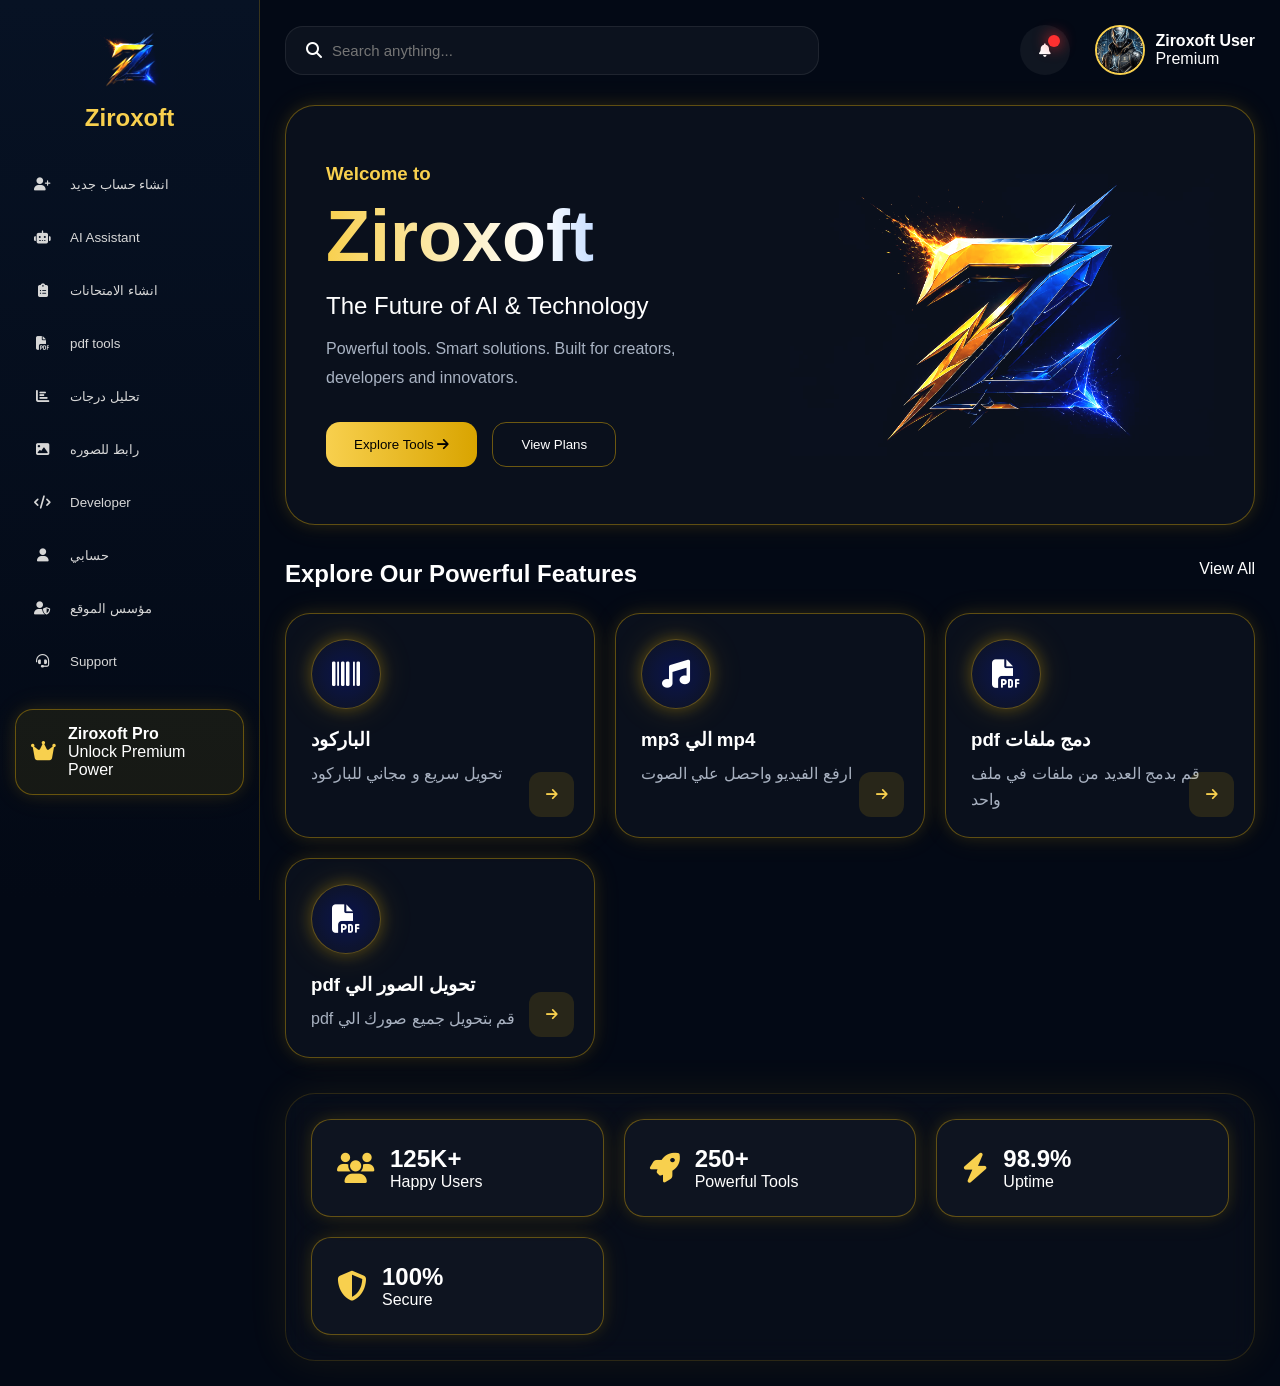
<file: index.html>
<!DOCTYPE html>
<html lang="en">
<head>
<meta charset="UTF-8">
<meta name="viewport" content="width=device-width, initial-scale=1.0">

<title>Ziroxoft </title>




<script async src="https://pagead2.googlesyndication.com/pagead/js/adsbygoogle.js?client=ca-pub-1621396288409139"
     crossorigin="anonymous"></script>
    
     
  
     
     
     
     
     
     
     
     
     
     
     
     
     
     
     
     
     
     
     
     
     
     
     
     
     
     
     
     
     
     <meta name="description" content="Ziroxoft منصة متقدمة للذكاء الاصطناعي والأدوات الرقمية. إنشاء الصور بالذكاء الاصطناعي، أدوات PDF، أدوات المطورين، تحويل الملفات، وحلول تقنية متطورة.">

<meta name="keywords" content="Ziroxoft, AI Tools, Artificial Intelligence, PDF Tools, Developer Tools, Barcode Generator, MP3 Converter, AI Assistant, Technology Platform">

<meta name="author" content="Youssef Mohamed">

<meta name="robots" content="index, follow">

<meta name="language" content="English">

<meta name="revisit-after" content="7 days">

<meta name="theme-color" content="#f8d04e">

<meta property="og:title" content="Ziroxoft - The Future of AI & Technology">

<meta property="og:description" content="Powerful AI tools, PDF tools, developer tools and smart technology solutions.">

<meta property="og:image" content="https://www.ziroxoft.com/ziroxoft.png">

<meta property="og:url" content="https://www.ziroxoft.com/">

<meta property="og:type" content="website">

<meta property="og:site_name" content="Ziroxoft">

<meta name="twitter:card" content="summary_large_image">

<meta name="twitter:title" content="Ziroxoft - The Future of AI & Technology">

<meta name="twitter:description" content="Powerful AI tools, PDF tools, developer tools and smart technology solutions.">

<meta name="twitter:image" content="https://www.ziroxoft.com/ziroxoft.png">


<link rel="stylesheet" href="style.css">

<link rel="stylesheet"
href="https://cdnjs.cloudflare.com/ajax/libs/font-awesome/6.5.1/css/all.min.css">

</head> 

<body>

<!-- ================================= -->
<!-- SIDEBAR -->
<!-- ================================= -->

<div class="sidebar">

   
   
   
   
   
   <button id="closeSidebar">
    <i class="fas fa-xmark"></i>
</button>
   
   
   
   
   
   
   
   
   
   
   
    <div class="logo-section">

        <div class="logo-box">
            <img src="logo.png" id="logoImage">
        </div>

        <h2>Ziroxoft</h2>

    </div>

    <div class="menu">

      
      
      
      
      


     <button class="menu-btn" data-page="homePage">
    <i class="fas fa-user-plus"></i>
    <span>انشاء حساب جديد</span>
</button>
    
    
      
      
      
      
        
        
        
        
        
        
        
        
        <button class="menu-btn" data-page="assistantPag">
    <i class="fas fa-robot"></i>
    <span>AI Assistant</span>
</button>
       
       
       
       
        </button>


       
       
       
       
       









 <button class="menu-btn" data-page="aitoolspage">
   <i class="fas fa-clipboard-list"></i> 
    <span>انشاء الامتحانات  </span>
</button>
       



       
       
       
       
       
       
       
       
       
       
       
       
       




        
        <button class="menu-btn" data-page="pdfPage">
    <i class="fas fa-file-pdf"></i>
    <span>pdf tools</span>
</button>
       

      
      
      
      
      
      
      
      <button class="menu-btn" data-page="mediatoolspage">
   <i class="fas fa-chart-bar"></i> 
    <span>تحليل درجات </span>
</button>
      
      
       
       
       
       
       
       
       
        
      <button class="menu-btn" data-page="storepage">
   <i class="fas fa-image"></i> 
    <span>رابط للصوره </span>
</button>
      
       
        
      
      
      
      
      
      
      
      
      
      
       <button class="menu-btn" data-page="developerPage">
    <i class="fas fa-code"></i>
    <span>Developer</span>
</button>
      
      
      
      
      
      
      
      






     <button class="menu-btn" data-page="templatesPage">
    <i class="fas fa-user"></i>
    <span>  حسابي</span>
</button>
    
      
      
     
     
     
     <button class="menu-btn" data-page="yousfPage">
    <i class="fas fa-user-shield"></i>
    <span>مؤسس الموقع</span>
</button>
    
     
     
     
     







     <button class="menu-btn" data-page="supportPage">
    <i class="fas fa-headset"></i>
    <span>Support</span>
</button>
    
    
    
    
    
    
    
    
    
    
    
    
    
    
    
    
    
    
    
    
    
    
    
    
    
    </div>

    <div class="pro-card">

        <div class="pro-icon">
            <i class="fas fa-crown"></i>
        </div>

        <div>
            <h4>Ziroxoft Pro</h4>
            <p>Unlock Premium Power</p>
        </div>

    </div>

</div>

<!-- ================================= -->
<!-- MAIN AREA -->
<!-- ================================= -->

<div class="main-container">

    <!-- HEADER -->

    <header>

        <div class="search-box">

          
          
          
          
          
          
          
          <button id="mobileMenuBtn">
    <i class="fas fa-bars"></i>
</button>
          
          
          
          
          
          
          
          
            <i class="fas fa-search"></i>

            <input
                type="text"
                placeholder="Search anything..."
            >

        </div>

        <div class="header-right">

           
           
           
           
           
           
           <button class="notification-btn" id="notificationBtn">

    <span id="notificationDot"></span>

    <i class="fas fa-bell"></i>

</button>
           
           
           
           
           
           
           
           
           
           
            <div class="profile-box">

                <img src="user.png">

                <div>

                    <h4>Ziroxoft User</h4>

                    <span>Premium</span>

                </div>

            </div>

        </div>

    </header>

    <!-- HERO SECTION -->

    <section class="hero">

        <div class="hero-left">

            <h3>Welcome to</h3>

            <h1>Ziroxoft</h1>

            <h2>The Future of AI & Technology</h2>

            <p>
                Powerful tools.
                Smart solutions.
                Built for creators,
                developers and innovators.
            </p>

            <div class="hero-buttons">

                <button id="exploreBtn">

                    Explore Tools

                    <i class="fas fa-arrow-right"></i>

                </button>

                <button id="plansBtn">

                    View Plans

                </button>

            </div>

        </div>

        <div class="hero-right">

            <!-- الخلفية الكبيرة التي ستضعها أنت -->

            <div class="hero-image">

                <img src="hero-image.png">

            </div>

        </div>

    </section>

    <!-- FEATURES -->

    <section class="features">

        <div class="section-title">

            <h2>Explore Our Powerful Features</h2>

            <span>View All</span>

        </div>

        <div class="cards">

            <!-- CARD 1 -->

            <div class="feature-card"
                 data-page="assistantPage">

                <div class="card-icon">

                    <i class="fas fa-barcode"></i>

                </div>

                <h3>الباركود  </h3>

                <p>
                تحويل سريع و مجاني للباركود
                </p>

                <button class="open-card">

                    <i class="fas fa-arrow-right"></i>

                </button>

            </div>

            <!-- CARD 2 -->

          
          
          
          
          
          
            <div class="feature-card"
                 data-page="imagePage">

                <div class="card-icon">

                    <i class="fas fa-music"></i>

                </div>

                <h3>mp3 الي mp4</h3>

                <p>
                  ارفع الفيديو واحصل علي الصوت
                </p>

                <button class="open-card">

                    <i class="fas fa-arrow-right"></i>

               
               
               
                </button>



         
         
         
            </div>


          
          
          
          
          
          
          
          
          
          
          
          
          
          
          
          
          
          
          
          
          
          
          
          
          
          
          
          
          
          
          
          
          
          
          
          
          
          
          
          
          
            <!-- CARD 3 -->

            <div class="feature-card"
                 data-page="pdfPage">

                <div class="card-icon">

                    <i class="fas fa-file-pdf"></i>

                </div>

                <h3>pdf دمج ملفات</h3>

                <p>
                   قم بدمج العديد من ملفات في ملف واحد
                </p>

                <button class="open-card">

                    <i class="fas fa-arrow-right"></i>

                </button>

            </div>

            <!-- CARD 4 -->

            <div class="feature-card"
                 data-page="voicePage">

                <div class="card-icon">

                    <i class="fas fa-file-pdf"></i>

                </div>

                <h3 >pdf تحويل الصور الي </h3>

                <p>
                    pdf قم بتحويل جميع صورك الي 
                </p>

                <button class="open-card">

                    <i class="fas fa-arrow-right"></i>

                </button>

            </div>

        </div>

    </section>

    <!-- STATS -->

    <section class="stats">

        <div class="stat-box">

            <i class="fas fa-users"></i>

            <div>

                <h2>125K+</h2>

                <p>Happy Users</p>

            </div>

        </div>

        <div class="stat-box">

            <i class="fas fa-rocket"></i>

            <div>

                <h2>250+</h2>

                <p>Powerful Tools</p>

            </div>

        </div>

        <div class="stat-box">

            <i class="fas fa-bolt"></i>

            <div>

                <h2>98.9%</h2>

                <p>Uptime</p>

            </div>

        </div>

        <div class="stat-box">

            <i class="fas fa-shield-alt"></i>

            <div>

                <h2>100%</h2>

                <p>Secure</p>

            </div>

        </div>

    </section>

</div>

<!-- ================================= -->
<!-- DYNAMIC PANEL -->
<!-- ================================= -->

<div id="contentPanel">

    <div class="panel-header">

        <h2 id="panelTitle">

            Loading...

        </h2>

      
      
      
      
      
      <button id="maximizePanel">
    <i class="fas fa-expand"></i>
</button>
      
      
      
      
      
      
      
      
      
      
        <button id="closePanel">

            <i class="fas fa-xmark"></i>

        </button>

    </div>

    <div id="panelBody">

        Content Here

    </div>

</div>

<div id="sidebarOverlay"></div>







<div id="notificationPanel">

    <div class="notification-header">

        <h3>Notifications</h3>

    </div>

    <div class="notification-item">

        <h4>رسالة من شركة Ziroxoft</h4>

        <p>
       اي رايكم في التحديث الجديد ده شغال صح 
        </p>

        <button id="markReadBtn">
            تمت القراءة
        </button>

    </div>

</div>



<script src="script.js"></script>

</body>
</html>
</file>
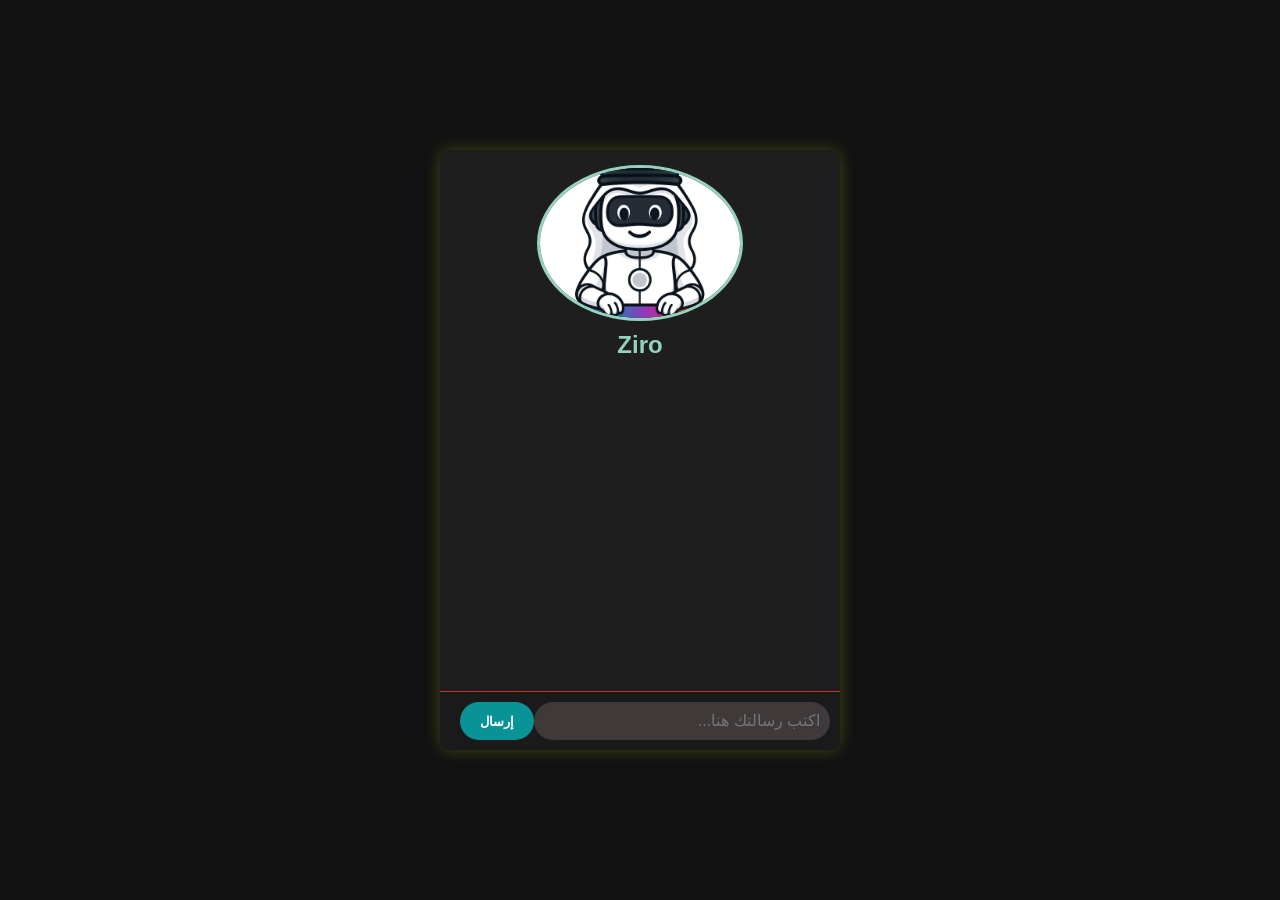
<file: ai.html>
<!DOCTYPE html>
<html lang="ar" dir="rtl">
<head>
  <meta charset="UTF-8" />
  <meta name="viewport" content="width=device-width, initial-scale=1" />
  <title>Ziro</title>
  
 <link rel="icon" type=" assets/hero-icons.png " href="  assets/hero-icons.png     ">
  
  
  
  
  
  
  
  <link rel="stylesheet" href="ai.css" />
</head>
<body>
  <div class="chat-container">
    <div class="chat-header">
      <img src="yyyy.jpg" alt="ALrayan" class="chat-image" />
      <h1 class="chat-title"> Ziro </h1>
    </div>
    <div id="chat-window" class="chat-window"></div>
    <form id="chat-form" class="chat-form">
      <input
        type="text"
        id="user-input"
        autocomplete="off"
        placeholder="اكتب رسالتك هنا..."
        required
      />
      <button type="submit" id="send-btn">إرسال</button>
    </form>
  </div>

  <script src="ai.js"></script>
</body>
</html>
</file>
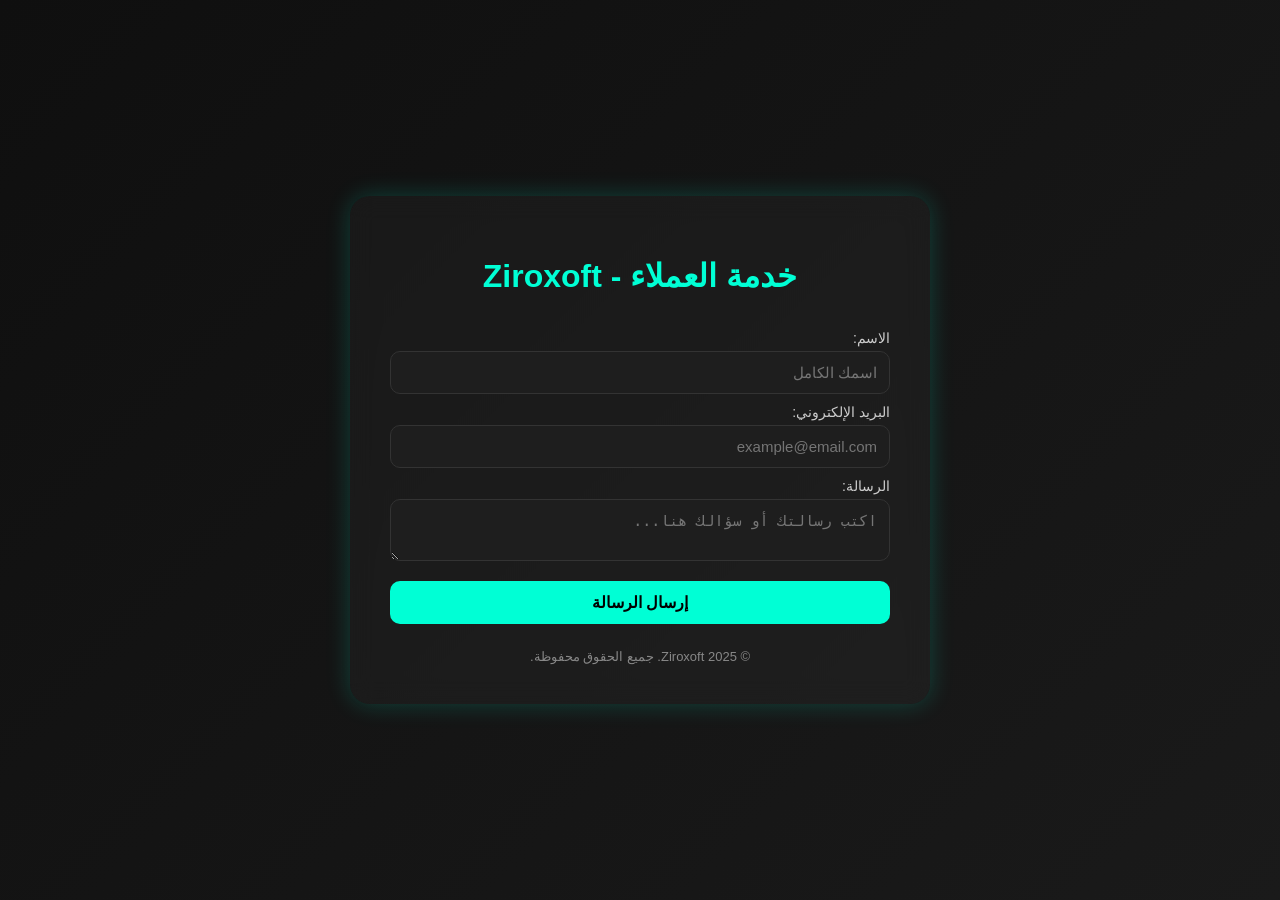
<file: support.html>
<!DOCTYPE html>
<html lang="ar" dir="rtl">
<head>
  <meta charset="UTF-8" />
  <meta name="viewport" content="width=device-width, initial-scale=1.0"/>
  <title>تواصل معنا | Ziroxoft</title>
 <link rel="icon" type=" assets/hero-icons.png " href="  assets/hero-icons.png     ">
 


<script async src="https://pagead2.googlesyndication.com/pagead/js/adsbygoogle.js?client=ca-pub-1621396288409139"
     crossorigin="anonymous"></script>








  <link rel="stylesheet" href="support.css" />
</head>
<body>
  <div class="contact-container">
    <h1>خدمة العملاء - Ziroxoft</h1>

    <form id="contact-form" action="https://formsubmit.co/ziroxoft@gmail.com" method="POST">
      <!-- تعطيل الكابتشا ومنع فلترة التكرار -->
      <input type="hidden" name="_captcha" value="false">
      <input type="hidden" name="_blacklist" value="false">
      <input type="hidden" name="_template" value="table">
      <input type="hidden" name="_autoresponse" value="شكرًا لتواصلك مع Ziroxoft. سنتواصل معك قريبًا.">

      <label for="name">الاسم:</label>
      <input type="text" id="name" name="name" placeholder="اسمك الكامل" required>

      <label for="email">البريد الإلكتروني:</label>
      <input type="email" id="email" name="email" placeholder="example@email.com" required>

      <label for="message">الرسالة:</label>
      <textarea id="message" name="message" placeholder="اكتب رسالتك أو سؤالك هنا..." required></textarea>

      <button type="submit">إرسال الرسالة</button>
    </form>

    <p id="success-message" class="hidden">✔️ تم إرسال الرسالة بنجاح!</p>

    <footer>© 2025 Ziroxoft. جميع الحقوق محفوظة.</footer>
  </div>

  <script src="support.js"></script>
</body>
</html>
</file>
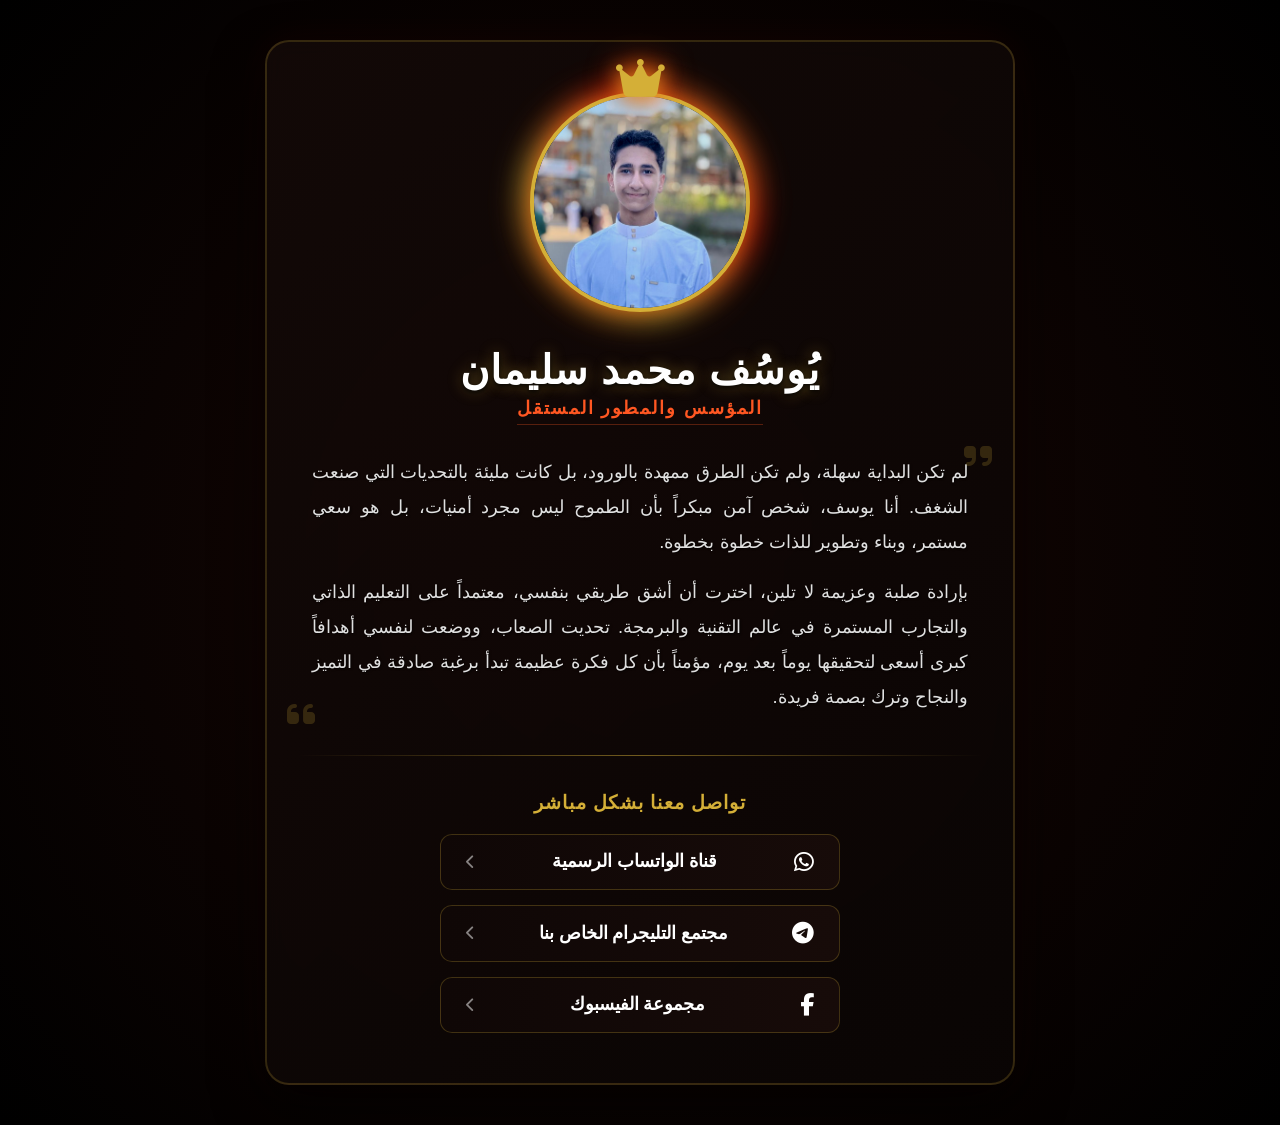
<file: yousf.html>
<!DOCTYPE html>
<html lang="ar" dir="rtl">
<head>
    <meta charset="UTF-8">
    <meta name="viewport" content="width=device-width, initial-scale=1.0">
    <title>القصة الكاملة | يوسف</title>
    <link rel="stylesheet" href="https://cdnjs.cloudflare.com/ajax/libs/font-awesome/6.4.0/css/all.min.css">
    <link rel="stylesheet" href="yousf.css">





<script async src="https://pagead2.googlesyndication.com/pagead/js/adsbygoogle.js?client=ca-pub-1621396288409139"
     crossorigin="anonymous"></script>









</head>
<body>

    <div class="portfolio-container">
        
        <div class="profile-frame">
            <i class="fas fa-crown crown-icon"></i>
            <div class="avatar-circle">
                <img src="my-photo.png" alt="يوسف">
            </div>
            <div class="fire-glow"></div>
        </div>

        <h1 class="name-title">يُوسُف محمد سليمان</h1>
        <div class="subtitle">المؤسس والمطور المستقل</div>

        <div class="story-text">
            <i class="fas fa-quote-right quote-icon quote-right"></i>
            <p>
                لم تكن البداية سهلة، ولم تكن الطرق ممهدة بالورود، بل كانت مليئة بالتحديات التي صنعت الشغف. أنا يوسف، شخص آمن مبكراً بأن الطموح ليس مجرد أمنيات، بل هو سعي مستمر، وبناء وتطوير للذات خطوة بخطوة.
            </p>
            <p>
                بإرادة صلبة وعزيمة لا تلين، اخترت أن أشق طريقي بنفسي، معتمداً على التعليم الذاتي والتجارب المستمرة في عالم التقنية والبرمجة. تحديت الصعاب، ووضعت لنفسي أهدافاً كبرى أسعى لتحقيقها يوماً بعد يوم، مؤمناً بأن كل فكرة عظيمة تبدأ برغبة صادقة في التميز والنجاح وترك بصمة فريدة.
            </p>
            <i class="fas fa-quote-left quote-icon quote-left"></i>
        </div>

        <div class="divider"></div>

        <h3 class="social-title">تواصل معنا بشكل مباشر</h3>
        
        <div class="social-buttons">
            <button class="btn-link btn-whatsapp" onclick="openWhatsApp()">
                <i class="fab fa-whatsapp"></i>
                <span>قناة الواتساب الرسمية</span>
                <i class="fas fa-chevron-left arrow-icon"></i>
            </button>

            <button class="btn-link btn-telegram" onclick="openTelegram()">
                <i class="fab fa-telegram-plane"></i>
                <span>مجتمع التليجرام الخاص بنا</span>
                <i class="fas fa-chevron-left arrow-icon"></i>
            </button>

            <button class="btn-link btn-facebook" onclick="openFacebook()">
                <i class="fab fa-facebook-f"></i>
                <span>مجموعة الفيسبوك</span>
                <i class="fas fa-chevron-left arrow-icon"></i>
            </button>
        </div>

    </div>

    <script src="yousf.js"></script>
</body>
</html>
</file>
<file: style.css>
/* ========================= */
/* RESET */
/* ========================= */

*{
    margin:0;
    padding:0;
    box-sizing:border-box;
    font-family:'Segoe UI',sans-serif;
}

body{
    background:#030915;
    color:white;
    overflow-x:hidden;
}

/* ========================= */
/* SCROLLBAR */
/* ========================= */

::-webkit-scrollbar{
    width:8px;
}

::-webkit-scrollbar-track{
    background:#071224;
}

::-webkit-scrollbar-thumb{
    background:#eab308;
    border-radius:20px;
}

/* ========================= */
/* SIDEBAR */
/* ========================= */

.sidebar{
    position:fixed;
    left:0;
    top:0;
    width:260px;
    height:100vh;

    background:
    linear-gradient(
    180deg,
    #071224,
    #030915);

    border-right:1px solid rgba(255,196,0,.2);

    display:flex;
    flex-direction:column;

    z-index:999;
}

.logo-section{
    text-align:center;
    padding:30px 20px;
}

.logo-box img{
    width:90px;
}

.logo-section h2{
    color:#f8d04e;
    margin-top:10px;
}

/* ========================= */
/* MENU */
/* ========================= */

.menu{
    display:flex;
    flex-direction:column;
    gap:8px;
    padding:0 15px;
}

.menu-btn{
    background:transparent;
    border:none;

    color:#d7d7d7;

    display:flex;
    align-items:center;

    gap:15px;

    padding:15px;

    border-radius:14px;

    cursor:pointer;

    transition:.3s;
}

.menu-btn i{
    width:25px;
}

.menu-btn:hover{

    background:
    rgba(255,196,0,.08);

    color:#f8d04e;

    transform:translateX(6px);
}

.menu-btn.active{

    background:
    rgba(255,196,0,.12);

    color:#f8d04e;

    box-shadow:
    0 0 20px rgba(255,196,0,.15);
}

/* ========================= */
/* PRO CARD */
/* ========================= */

.pro-card{

    margin:25px 15px;

    padding:15px;

    border-radius:18px;

    background:
    rgba(255,196,0,.08);

    border:
    1px solid rgba(255,196,0,.25);

    display:flex;
    gap:12px;

    align-items:center;
}

.pro-icon{
    color:#f8d04e;
    font-size:22px;
}

/* ========================= */
/* MAIN */
/* ========================= */

.main-container{

    margin-left:260px;

    padding:25px;
}

/* ========================= */
/* HEADER */
/* ========================= */

header{

    display:flex;

    justify-content:space-between;

    align-items:center;

    margin-bottom:30px;
}

.search-box{

    width:55%;

    background:
    rgba(255,255,255,.04);

    border:
    1px solid rgba(255,255,255,.08);

    border-radius:18px;

    padding:15px 20px;

    display:flex;
    align-items:center;

    gap:10px;
}

.search-box input{

    width:100%;

    background:none;

    border:none;

    outline:none;

    color:white;

    font-size:15px;
}

.header-right{

    display:flex;

    align-items:center;

    gap:25px;
}

.notification-btn{

    width:50px;
    height:50px;

    border-radius:50%;

    border:none;

    background:
    rgba(255,255,255,.05);

    color:white;

    cursor:pointer;
}

.profile-box{

    display:flex;

    align-items:center;

    gap:10px;
}

.profile-box img{

    width:50px;
    height:50px;

    border-radius:50%;

    object-fit:cover;

    border:2px solid #f8d04e;
}

/* ========================= */
/* HERO */
/* ========================= */

.hero{

    display:flex;

    justify-content:space-between;

    align-items:center;

    gap:40px;

    min-height:420px;

    padding:40px;

    border-radius:30px;

    background:
    rgba(255,255,255,.03);

    border:
    1px solid rgba(255,196,0,.12);

    overflow:hidden;
}

.hero-left{
    flex:1;
}

.hero-left h3{
    color:#f8d04e;
    margin-bottom:10px;
}

.hero-left h1{

    font-size:72px;

    background:
    linear-gradient(
    90deg,
    #f8d04e,
    #ffffff,
    #2f83ff);

    -webkit-background-clip:text;

    -webkit-text-fill-color:transparent;
}

.hero-left h2{

    margin:15px 0;

    font-weight:500;
}

.hero-left p{

    color:#a9b3c3;

    line-height:1.8;
}

.hero-buttons{

    margin-top:30px;

    display:flex;

    gap:15px;
}

.hero-buttons button{

    padding:14px 28px;

    border-radius:14px;

    cursor:pointer;

    transition:.3s;
}

#exploreBtn{

    border:none;

    background:
    linear-gradient(
    90deg,
    #f8d04e,
    #d9a400);

    color:#000;
}

#plansBtn{

    background:transparent;

    border:1px solid rgba(255,196,0,.4);

    color:white;
}

.hero-buttons button:hover{

    transform:translateY(-4px);

    box-shadow:
    0 10px 30px rgba(255,196,0,.25);
}

.hero-right{
    flex:1;
}

.hero-image img{

    width:100%;

    max-width:550px;

    display:block;

    margin:auto;
}

/* ========================= */
/* FEATURES */
/* ========================= */

.features{

    margin-top:35px;
}

.section-title{

    display:flex;

    justify-content:space-between;

    margin-bottom:25px;
}

.cards{

    display:grid;

    grid-template-columns:
    repeat(auto-fit,minmax(260px,1fr));

    gap:20px;
}

.feature-card{

    position:relative;

    background:
    rgba(255,255,255,.03);

    border:
    1px solid rgba(255,196,0,.15);

    border-radius:25px;

    padding:25px;

    transition:.4s;

    cursor:pointer;
}

.feature-card:hover{

    transform:translateY(-10px);

    box-shadow:
    0 0 40px rgba(255,196,0,.18);
}

.card-icon{

    width:70px;
    height:70px;

    border-radius:50%;

    background:
    rgba(47,131,255,.15);

    display:flex;

    align-items:center;

    justify-content:center;

    font-size:28px;

    margin-bottom:20px;
}

.feature-card h3{

    margin-bottom:10px;
}

.feature-card p{

    color:#a8b1c0;

    line-height:1.6;
}

.open-card{

    position:absolute;

    right:20px;
    bottom:20px;

    width:45px;
    height:45px;

    border:none;

    border-radius:12px;

    background:
    rgba(255,196,0,.12);

    color:#f8d04e;

    cursor:pointer;
}

/* ========================= */
/* STATS */
/* ========================= */

.stats{

    margin-top:35px;

    display:grid;

    grid-template-columns:
    repeat(auto-fit,minmax(220px,1fr));

    gap:20px;
}

.stat-box{

    padding:25px;

    border-radius:20px;

    background:
    rgba(255,255,255,.03);

    border:
    1px solid rgba(255,196,0,.12);

    display:flex;

    gap:15px;

    align-items:center;
}

.stat-box i{

    font-size:30px;

    color:#f8d04e;
}

/* ========================= */
/* PANEL */
/* ========================= */

#contentPanel{

    position:fixed;

    top:50%;

    left:50%;

    transform:
    translate(-50%,-50%)
    scale(.7);

    width:75%;

    height:75%;

    background:
    #08101d;

    border-radius:30px;

    border:
    1px solid rgba(255,196,0,.25);

    opacity:0;

    visibility:hidden;

    transition:.45s;

    z-index:9999;

    overflow:hidden;
}

#contentPanel.active{

    opacity:1;

    visibility:visible;

    transform:
    translate(-50%,-50%)
    scale(1);
}

.panel-header{

    display:flex;

    justify-content:space-between;

    align-items:center;

    padding:25px;

    border-bottom:
    1px solid rgba(255,255,255,.08);
}

#closePanel{

    width:45px;
    height:45px;

    border:none;

    border-radius:12px;

    cursor:pointer;
}

#panelBody{

    padding:30px;

    height:calc(100% - 90px);

    overflow:auto;
}

/* ========================= */
/* MOBILE */
/* ========================= */

@media(max-width:1000px){

.sidebar{

    width:80px;
}

.sidebar span,
.pro-card{
    display:none;
}

.main-container{

    margin-left:80px;
}

.hero{

    flex-direction:column;
}

.hero-left h1{

    font-size:45px;
}
}


.feature-card.clicked{

transform:scale(.95);

box-shadow:
0 0 50px rgba(255,196,0,.35);

transition:.35s;
}

.dynamic-page{

animation:fadeIn .4s ease;
}

@keyframes fadeIn{

from{

opacity:0;
transform:translateY(20px);

}

to{

opacity:1;
transform:translateY(0);

}

}














/* ========================= */
/* SIDEBAR CLICK EFFECT */
/* ========================= */

.menu-btn{

    position:relative;
    overflow:hidden;

}

.menu-btn:active{

    transform:scale(.95);

}

.menu-btn::before{

    content:"";

    position:absolute;

    top:0;
    left:-100%;

    width:100%;
    height:100%;

    background:

    linear-gradient(
    90deg,
    transparent,
    rgba(255,196,0,.15),
    transparent);

    transition:.5s;

}

.menu-btn:hover::before{

    left:100%;

}












/* ========================= */
/* STATS CONTAINER UPGRADE */
/* ========================= */

.stats{

    margin-top:35px;

    display:grid;

    grid-template-columns:
    repeat(auto-fit,minmax(220px,1fr));

    gap:20px;

    padding:25px;

    border-radius:30px;

    background:
    rgba(255,255,255,.02);

    border:
    1px solid rgba(255,196,0,.15);

    box-shadow:
    0 0 40px rgba(255,196,0,.08);

    backdrop-filter:blur(12px);

    position:relative;

    overflow:hidden;

}

/* خط إضاءة متحرك */

.stats::before{

    content:"";

    position:absolute;

    top:0;
    left:-100%;

    width:50%;
    height:100%;

    background:

    linear-gradient(
    90deg,
    transparent,
    rgba(255,196,0,.08),
    transparent);

    animation:
    statsGlow 8s linear infinite;

}

@keyframes statsGlow{

    100%{
        left:150%;
    }

}

.stat-box{

    transition:.35s;
}

.stat-box:hover{

    transform:translateY(-6px);

}











.hero-image img{

    mix-blend-mode: lighten;

    filter: brightness(0.8);

}








.hero-image img{

    filter: brightness(1.2);

}





.logo-box img{

    mix-blend-mode: lighten;

    filter: brightness(1.4);

}






#maximizePanel{
    width:45px;
    height:45px;
    border:none;
    border-radius:12px;
    cursor:pointer;
}

#contentPanel.maximized{

    width:100vw;
    height:100vh;

    top:0;
    left:0;

    border-radius:0;

    transform:none;
}














#mobileMenuBtn{
    display:none;
}

#sidebarOverlay{

    position:fixed;

    inset:0;

    background:rgba(0,0,0,.6);

    opacity:0;

    visibility:hidden;

    transition:.3s;

    z-index:900;

}

#sidebarOverlay.active{

    opacity:1;

    visibility:visible;

}

@media(max-width:768px){

    .sidebar{

        left:-260px;

        transition:.4s;

        width:260px;

    }

    .sidebar.active{

        left:0;

    }

    #mobileMenuBtn{

        display:flex;

        align-items:center;

        justify-content:center;

        width:45px;

        height:45px;

        border:none;

        background:transparent;

        color:white;

        font-size:24px;

        cursor:pointer;

    }

    .main-container{

        margin-left:0;

        padding:15px;

    }

    .hero{

        flex-direction:column;
    }

    .cards{

        grid-template-columns:1fr;
    }

    .stats{

        grid-template-columns:
        repeat(2,1fr);
    }

}






#closeSidebar{

    display:none;

    position:absolute;

    top:15px;

    right:15px;

    width:40px;

    height:40px;

    border:none;

    border-radius:12px;

    background:
    rgba(255,255,255,.08);

    color:white;

    cursor:pointer;

    z-index:1001;

}

#closeSidebar:hover{

    color:#f8d04e;

}

@media(max-width:768px){

    #closeSidebar{

        display:block;

    }

}






























































/* ========================= */
/* MOBILE CARDS FIX */
/* ========================= */

@media(max-width:768px){

    .feature-card{

        display:flex !important;

        align-items:center;

        gap:15px;

        min-height:120px;

        padding:20px;

    }

    .card-icon{

        min-width:70px;

        margin-bottom:0 !important;

    }

    .open-card{

        position:static !important;

        margin-left:auto;

        flex-shrink:0;

    }

}

























/* ========================= */
/* MOBILE STATS FIX */
/* ========================= */

@media(max-width:768px){

    .stats{

        grid-template-columns:
        repeat(4,1fr) !important;

        gap:0 !important;

        padding:15px !important;

        border-radius:25px;

    }

    .stat-box{

        padding:10px !important;

        flex-direction:column;

        text-align:center;

        gap:8px;

        border:none !important;

        background:transparent !important;

    }

    .stat-box i{

        font-size:24px;

    }

    .stat-box h2{

        font-size:22px;

    }

    .stat-box p{

        font-size:12px;

    }

}


















/* ========================= */
/* NOTIFICATIONS */
/* ========================= */

.notification-btn{
    position:relative;
}

#notificationDot{

    position:absolute;

    top:10px;
    right:10px;

    width:10px;
    height:10px;

    border-radius:50%;

    background:#ff3030;

    box-shadow:
    0 0 15px #ff3030;

}

#notificationPanel{

    position:absolute;

    top:80px;
    right:120px;

    width:320px;

    background:#08101d;

    border:1px solid rgba(255,196,0,.25);

    border-radius:20px;

    padding:20px;

    display:none;

    z-index:99999;

    box-shadow:
    0 0 40px rgba(255,196,0,.15);

}

#notificationPanel.active{

    display:block;

    animation:fadeIn .3s ease;

}

.notification-item h4{

    color:#f8d04e;

    margin-bottom:10px;

}

.notification-item p{

    color:#cfd6e4;

    margin-bottom:15px;

}

#markReadBtn{

    border:none;

    padding:10px 15px;

    border-radius:10px;

    background:#f8d04e;

    cursor:pointer;

}



















/* ========================= */
/* ZIROXOFT NOTIFICATIONS */
/* ========================= */

#notificationPanel{

    position:absolute;

    top:75px;
    right:110px;

    width:360px;

    background:
    linear-gradient(
    135deg,
    rgba(7,18,36,.98),
    rgba(3,9,21,.98)
    );

    border:1px solid
    rgba(255,196,0,.25);

    border-radius:25px;

    backdrop-filter:blur(15px);

    box-shadow:
    0 0 40px rgba(255,196,0,.15);

    display:none;

    overflow:hidden;

    z-index:99999;

}

#notificationPanel.active{

    display:block;

    animation:
    notificationOpen .35s ease;

}

@keyframes notificationOpen{

    from{

        opacity:0;

        transform:
        translateY(-20px)
        scale(.95);

    }

    to{

        opacity:1;

        transform:
        translateY(0)
        scale(1);

    }

}

.notification-header{

    padding:18px 22px;

    border-bottom:
    1px solid rgba(255,255,255,.08);

    background:
    linear-gradient(
    90deg,
    rgba(255,196,0,.08),
    transparent
    );

}

.notification-header h3{

    color:#f8d04e;

}

.notification-item{

    padding:20px;

    transition:.3s;

}

.notification-item:hover{

    background:
    rgba(255,196,0,.05);

}

.notification-item h4{

    color:white;

    margin-bottom:8px;

}

.notification-item p{

    color:#aeb8c8;

    line-height:1.6;

}

#markReadBtn{

    margin-top:15px;

    border:none;

    padding:10px 18px;

    border-radius:12px;

    background:
    linear-gradient(
    90deg,
    #f8d04e,
    #d9a400
    );

    color:#000;

    font-weight:bold;

    cursor:pointer;

    transition:.3s;

}

#markReadBtn:hover{

    transform:translateY(-3px);

    box-shadow:
    0 0 25px rgba(255,196,0,.35);

}

/* النقطة المضيئة */

#notificationDot{

    position:absolute;

    top:10px;
    right:10px;

    width:12px;
    height:12px;

    border-radius:50%;

    background:#ff3030;

    animation:
    pulseNotification 1.5s infinite;

}

@keyframes pulseNotification{

    0%{

        box-shadow:
        0 0 0 0
        rgba(255,48,48,.8);

    }

    70%{

        box-shadow:
        0 0 0 12px
        rgba(255,48,48,0);

    }

    100%{

        box-shadow:
        0 0 0 0
        rgba(255,48,48,0);

    }

}

/* خط ذهبي متحرك */

#notificationPanel::before{

    content:"";

    position:absolute;

    top:0;
    left:-100%;

    width:50%;
    height:100%;

    background:

    linear-gradient(
    90deg,
    transparent,
    rgba(255,196,0,.08),
    transparent
    );

    animation:
    notificationGlow 5s linear infinite;

}

@keyframes notificationGlow{

    100%{

        left:150%;

    }

}












@media(max-width:768px){

    #notificationPanel{

        position:fixed;

        top:70px;

        left:50%;

        right:auto;

        transform:translateX(-50%);

        width:92%;

        max-width:380px;

    }

}













@media(max-width:1000px){

.sidebar span,
.pro-card{
    display:none;
}

}



/* ========================= */
/* FIX SIDEBAR MOBILE TEXT */
/* ========================= */

@media(max-width:768px){

    .sidebar span{

        display:inline-block !important;

    }

    .pro-card{

        display:flex !important;

    }

}



@media(max-width:768px){

    .menu-btn:active{

        background:
        rgba(255,196,0,.12);

        color:#f8d04e;

        box-shadow:
        0 0 25px rgba(255,196,0,.25);

    }

}








/* ========================= */
/* GOLD GLOW UPGRADE */
/* ========================= */

.feature-card,
.stat-box,
.hero,
.pro-card{

    border:1px solid rgba(255,196,0,.35);

    box-shadow:
    0 0 15px rgba(255,196,0,.10),
    0 0 30px rgba(255,196,0,.08);

}





.card-icon{

    background:
    radial-gradient(
    circle,
    rgba(10, 32, 231, 0.25),
    rgba(82, 73, 43, 0.08)
    );

    border:
    1px solid rgba(255,196,0,.35);

    box-shadow:
    0 0 15px rgba(255,196,0,.25),
    0 0 35px rgba(255,196,0,.15);

}
</file>
<file: ai.css>
/* أسلوب عام وخلفية داكنة */
body {
  margin: 0;
  padding: 0;
  font-family: 'Segoe UI', Tahoma, Geneva, Verdana, sans-serif;
  background-color: #121212;
  color: #e0e0e0;
  display: flex;
  justify-content: center;
  align-items: center;
  height: 100vh;
}

.chat-container {
  width: 400px;
  max-width: 90vw;
  background-color: #1e1e1e;
  border-radius: 10px;
  box-shadow: 0 0 15px rgba(179, 197, 19, 0.3);
  display: flex;
  flex-direction: column;
  overflow: hidden;
  height: 600px;
}

.chat-header {
  background-color: #1f1e1e;
  padding: 15px;
  text-align: center;
  position: relative;
}

.chat-image {
  width: 200px;
  height: 150px;
  border-radius: 50%;
  object-fit: cover;
  margin: 0 auto;
  display: block;
  border: 3px solid #94d2bd;
}

.chat-title {
  margin: 10px 0 0 0;
  font-size: 24px;
  color: #94d2bd;
  font-weight: bold;
}

.chat-window {
  flex: 1;
  padding: 20px;
  overflow-y: auto;
  scrollbar-width: thin;
  scrollbar-color: #0a9396 #121212;
}

.chat-window::-webkit-scrollbar {
  width: 6px;
}

.chat-window::-webkit-scrollbar-thumb {
  background-color: #0a9396;
  border-radius: 3px;
}

.message {
  margin-bottom: 15px;
  max-width: 80%;
  word-wrap: break-word;
  line-height: 1.4;
}

.user-message {
  background-color: #005f73;
  color: #d9f0f0;
  align-self: flex-start;
  padding: 10px 15px;
  border-radius: 15px 15px 15px 3px;
}

.bot-message {
  background-color: #94d2bd;
  color: #121212;
  align-self: flex-end;
  padding: 10px 15px;
  border-radius: 15px 15px 3px 15px;
}

.chat-form {
  display: flex;
  padding: 10px;
  background-color: #142d30;
}

#user-input {
  flex: 1;
  padding: 12px;
  border-radius: 25px;
  border: none;
  outline: none;
  font-size: 16px;
  background-color: #2a4d4d;
  color: #e0e0e0;
  transition: background-color 0.3s ease;
}

#user-input:focus {
  background-color: #3a6b6b;
}

#send-btn {
  background-color: #0a9396;
  border: none;
  padding: 0 20px;
  margin-left: 10px;
  border-radius: 25px;
  color: #fff;
  font-weight: bold;
  cursor: pointer;
  transition: background-color 0.3s ease;
}

#send-btn:hover {
  background-color: #056c6c;
}













/* ✅ حاوية الإشعارات */
.notification-container {
  position: fixed;
  top: 20px;
  right: 20px;
  z-index: 9999;
}

/* ✅ شكل الإشعار */
.notification {
  background-color: #1a1a1a;
  color: #fff;
  padding: 12px 20px;
  margin-bottom: 10px;
  border-radius: 10px;
  box-shadow: 0 0 15px #00ffa2;
  animation: fadeInOut 4s ease-in-out;
  font-weight: bold;
}

/* ✨ أنيميشن دخول وخروج */
@keyframes fadeInOut {
  0%   { opacity: 0; transform: translateY(-20px); }
  10%  { opacity: 1; transform: translateY(0); }
  90%  { opacity: 1; transform: translateY(0); }
  100% { opacity: 0; transform: translateY(-20px); }
}







/* خلفية داكنة أنيقة */
body {
  background-color: #121212;
  font-family: 'Cairo', sans-serif;
  color: white;
  margin: 0;
  padding: 0;
}

/* نافذة المحادثة */
#chat-window {
  max-height: 80vh;
  overflow-y: auto;
  padding: 20px;
  display: flex;
  flex-direction: column;
  gap: 10px;
}

/* فقاعات المستخدم */
.user-message {
  align-self: flex-end;
  background: linear-gradient(135deg, #2561b6, #0056ff);
  padding: 12px 16px;
  border-radius: 20px 20px 0 20px;
  max-width: 75%;
  word-wrap: break-word;
  animation: pop-in 0.3s ease-in-out;
}

/* فقاعات Ziroxoft */
.bot-message {
  align-self: flex-start;
  background: linear-gradient(135deg, #e97979, #2c2c2c);
  padding: 12px 16px;
  border-radius: 20px 20px 20px 0;
  max-width: 75%;
  word-wrap: break-word;
  animation: pop-in 0.3s ease-in-out;
}

/* حركة دخول الفقاعات */
@keyframes pop-in {
  0% {
    transform: scale(0.8);
    opacity: 0;
  }
  100% {
    transform: scale(1);
    opacity: 1;
  }
}

/* نموذج الإدخال */
#chat-form {
  display: flex;
  padding: 10px;
  background-color: #1a1a1a;
  border-top: 1px solid #c53030;
}

#user-input {
  flex: 1;
  padding: 10px;
  border: none;
  border-radius: 25px;
  background-color: #3f3939;
  color: white;
}

#user-input:focus {
  outline: none;
  box-shadow: 0 0 5px #4fa3ff;
}

button[type="submit"] {
  background: #4fa3ff;
  border: none;
  padding: 10px 20px;
  margin-left: 10px;
  border-radius: 25px;
  color: white;
  font-weight: bold;
  cursor: pointer;
  transition: background 0.3s ease;
}

button[type="submit"]:hover {
  background: #1e90ff;
}
</file>
<file: support.css>
body {
  background: linear-gradient(135deg, #0f0f0f, #1a1a1a);
  font-family: 'Tajawal', sans-serif;
  color: #fff;
  margin: 0;
  padding: 0;
  display: flex;
  align-items: center;
  justify-content: center;
  height: 100vh;
}

.contact-container {
  background: rgba(255, 255, 255, 0.03);
  padding: 40px;
  border-radius: 20px;
  width: 90%;
  max-width: 500px;
  box-shadow: 0 0 25px rgba(0, 255, 213, 0.2);
  backdrop-filter: blur(12px);
}

h1 {
  text-align: center;
  margin-bottom: 25px;
  color: #00ffd5;
}

form {
  display: flex;
  flex-direction: column;
}

label {
  margin-top: 10px;
  margin-bottom: 5px;
  font-size: 14px;
  color: #ccc;
}

input, textarea {
  padding: 12px;
  background-color: #1e1e1e;
  border: 1px solid #333;
  border-radius: 10px;
  color: #fff;
  font-size: 15px;
  outline: none;
}

input:focus, textarea:focus {
  border-color: #00ffd5;
  box-shadow: 0 0 8px #00ffd5;
}

button {
  margin-top: 20px;
  background-color: #00ffd5;
  color: #000;
  font-weight: bold;
  padding: 12px;
  border: none;
  border-radius: 10px;
  cursor: pointer;
  font-size: 16px;
  transition: background 0.3s ease;
}

button:hover {
  background-color: #00bfa6;
}

#success-message {
  color: #00ffd5;
  margin-top: 20px;
  text-align: center;
  font-weight: bold;
  font-size: 16px;
}

.hidden {
  display: none;
}

footer {
  margin-top: 25px;
  text-align: center;
  font-size: 13px;
  color: #888;
}
</file>
<file: yousf.css>
/* إعادة تهيئة وإعداد الخلفية المظلمة */
* {
    margin: 0;
    padding: 0;
    box-sizing: border-box;
    font-family: 'Segoe UI', Tahoma, Geneva, Verdana, sans-serif;
}

body {
    background: radial-gradient(circle at center, #1a0805 0%, #0a0302 60%, #000000 100%);
    color: #f5f5f5;
    min-height: 100vh;
    display: flex;
    justify-content: center;
    align-items: center;
    padding: 40px 20px;
    overflow-x: hidden;
    position: relative;
}

/* تأثير البرق والخلفية النارية الخفيفة */
body::before {
    content: '';
    position: absolute;
    top: 0; left: 0; width: 100%; height: 100%;
    background-image: url('https://www.transparenttextures.com/patterns/dark-matter.png');
    opacity: 0.15;
    z-index: 1;
    pointer-events: none;
}

/* الحاوية الرئيسية للكارت */
.portfolio-container {
    max-width: 750px;
    width: 100%;
    background: linear-gradient(135deg, rgba(20, 10, 8, 0.85) 0%, rgba(10, 5, 4, 0.95) 100%);
    border: 2px solid rgba(212, 175, 55, 0.2);
    border-radius: 24px;
    padding: 50px 30px;
    text-align: center;
    box-shadow: 0 20px 50px rgba(0, 0, 0, 0.8), 
                0 0 40px rgba(139, 0, 0, 0.1);
    backdrop-filter: blur(10px);
    z-index: 2;
    transform: translateY(30px);
    opacity: 0;
    animation: fadeInUp 1.2s cubic-bezier(0.2, 0.8, 0.2, 1) forwards;
}

/* --- الدائرة الملكية الكبيرة العظمى --- */
.profile-frame {
    position: relative;
    width: 220px;
    height: 220px;
    margin: 0 auto 35px auto;
}

/* الإطار الخارجي الذهبي المتحرك */
.avatar-circle {
    width: 100%;
    height: 100%;
    border-radius: 50%;
    background: #000;
    border: 4px solid #d4af37;
    box-shadow: 0 0 30px rgba(212, 175, 55, 0.4), 
                inset 0 0 25px rgba(212, 175, 55, 0.3),
                0 0 15px rgba(255, 69, 0, 0.5);
    overflow: hidden;
    position: relative;
    z-index: 2;
    transition: transform 0.5s ease, box-shadow 0.5s ease;
}

/* تعديل حجم واحتواء الصورة */
.avatar-circle img {
    width: 100%;
    height: 100%;
    object-fit: cover;
    filter: brightness(0.9) contrast(1.1);
}

/* التاج الملكي الفخم فوق الدائرة */
.crown-icon {
    position: absolute;
    top: -38px;
    left: 50%;
    transform: translateX(-50%) scale(0.9);
    color: #d4af37;
    font-size: 3rem;
    filter: drop-shadow(0 4px 10px rgba(212,175,55,0.6)) drop-shadow(0 0 15px #ff4500);
    z-index: 3;
    animation: floatCrown 3s ease-in-out infinite;
}

/* هالة الطاقة النارية المتحركة خلف الدائرة */
.fire-glow {
    position: absolute;
    top: -10px; left: -10px; right: -10px; bottom: -10px;
    background: linear-gradient(45deg, #ff4500, #d4af37, #ff0000, #d4af37);
    border-radius: 50%;
    z-index: 1;
    filter: blur(15px);
    opacity: 0.6;
    animation: spinGlow 6s linear infinite;
}

/* --- النصوص والقصة --- */
.name-title {
    font-size: 2.5rem;
    color: #fff;
    text-shadow: 0 2px 4px rgba(0,0,0,0.8), 0 0 15px rgba(212,175,55,0.4);
    margin-bottom: 5px;
    font-weight: 800;
    letter-spacing: 1px;
}

.subtitle {
    font-size: 1.1rem;
    color: #ff5722;
    text-transform: uppercase;
    letter-spacing: 2px;
    margin-bottom: 30px;
    font-weight: bold;
    display: inline-block;
    border-bottom: 1px solid rgba(255,87,34,0.3);
    padding-bottom: 5px;
}

/* قصة الكفاح والطموح المحفزة */
.story-text {
    font-size: 1.15rem;
    line-height: 1.9;
    color: #e0e0e0;
    text-align: justify;
    margin-bottom: 40px;
    padding: 0 15px;
    position: relative;
}

.story-text p {
    margin-bottom: 15px;
    text-shadow: 1px 1px 2px rgba(0,0,0,0.6);
}

.story-text i.quote-icon {
    color: rgba(212, 175, 55, 0.2);
    font-size: 2rem;
    position: absolute;
}
.story-text i.quote-right { right: -10px; top: -15px; }
.story-text i.quote-left { left: -10px; bottom: -15px; }

/* خط فاصل أنيق */
.divider {
    height: 1px;
    background: linear-gradient(to left, transparent, rgba(212,175,55,0.5), transparent);
    margin-bottom: 35px;
}

/* --- أزرار التواصل الـ Dark الاحترافية --- */
.social-title {
    font-size: 1.2rem;
    color: #d4af37;
    margin-bottom: 20px;
    letter-spacing: 1px;
}

.social-buttons {
    display: flex;
    flex-direction: column;
    gap: 15px;
    max-width: 400px;
    margin: 0 auto;
}

.btn-link {
    display: flex;
    align-items: center;
    justify-content: space-between;
    background: linear-gradient(90deg, #0f0706 0%, #170b09 100%);
    border: 1px solid rgba(212, 175, 55, 0.25);
    padding: 16px 25px;
    border-radius: 12px;
    color: #fff;
    text-decoration: none;
    font-size: 1.1rem;
    font-weight: 600;
    cursor: pointer;
    transition: all 0.4s cubic-bezier(0.175, 0.885, 0.32, 1.275);
    position: relative;
    overflow: hidden;
}

.btn-link i:first-child {
    font-size: 1.4rem;
    transition: transform 0.3s ease;
}

.btn-link .arrow-icon {
    font-size: 0.9rem;
    opacity: 0.5;
    transition: transform 0.3s ease, opacity 0.3s ease;
}

/* تأثيرات الـ Hover الخاطفة للأنظار */
.btn-link::before {
    content: '';
    position: absolute;
    top: 0; left: -100%; width: 100%; height: 100%;
    background: linear-gradient(90deg, transparent, rgba(255, 69, 0, 0.15), transparent);
    transition: all 0.6s ease;
}

.btn-link:hover::before {
    left: 100%;
}

/* حركات مخصصة لكل زر عند الوقوف عليه */
.btn-whatsapp:hover {
    border-color: #25d366;
    box-shadow: 0 0 20px rgba(37, 211, 102, 0.3);
    color: #25d366;
}
.btn-telegram:hover {
    border-color: #0088cc;
    box-shadow: 0 0 20px rgba(0, 136, 204, 0.3);
    color: #0088cc;
}
.btn-facebook:hover {
    border-color: #1877f2;
    box-shadow: 0 0 20px rgba(24, 119, 242, 0.3);
    color: #1877f2;
}

.btn-link:hover i:first-child {
    transform: scale(1.2) rotate(-10deg);
}

.btn-link:hover .arrow-icon {
    transform: translateX(-5px);
    opacity: 1;
}

/* تأثير التفاعل عند الضغط للـ Click */
.btn-link:active {
    transform: scale(0.97);
}

/* --- الأنيميشن وحركات الظهور --- */
@keyframes fadeInUp {
    to {
        opacity: 1;
        transform: translateY(0);
    }
}

@keyframes floatCrown {
    0%, 100% { transform: translateX(-50%) translateY(0); }
    50% { transform: translateX(-50%) translateY(-8px); }
}

@keyframes spinGlow {
    100% { transform: rotate(360deg); }
}

/* تأثير تفاعلي إضافي على الماوس للمحيط الخارجي للدائرة */
.profile-frame:hover .avatar-circle {
    transform: scale(1.05);
    box-shadow: 0 0 40px rgba(212, 175, 55, 0.6), 0 0 25px rgba(255, 69, 0, 0.7);
}

/* متوافق مع الموبايل تماماً */
@media (max-width: 480px) {
    .name-title { font-size: 2rem; }
    .portfolio-container { padding: 40px 15px; }
    .story-text { font-size: 1rem; }
}
</file>
